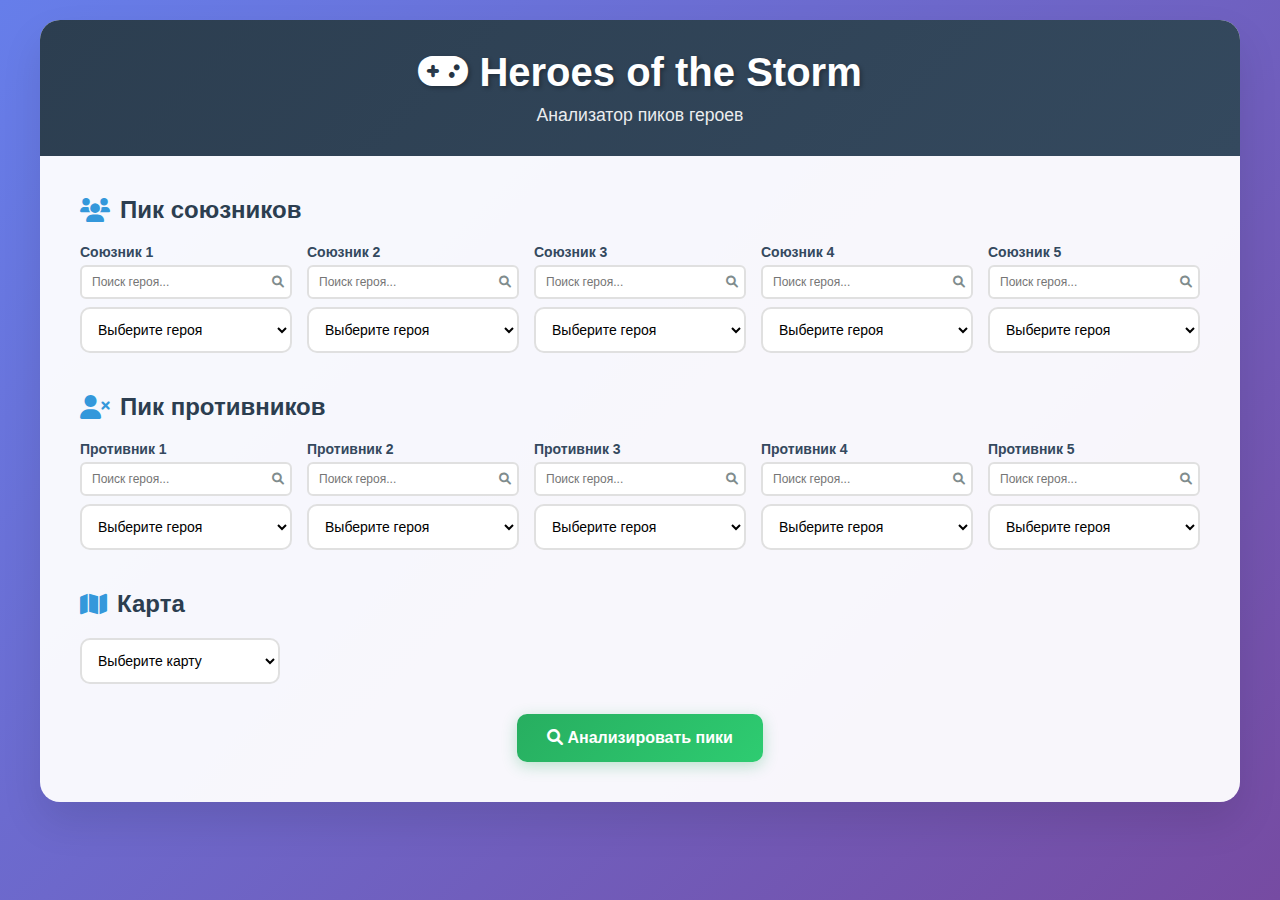
<file: index.html>
<!DOCTYPE html>
<html lang="ru">
<head>
    <meta charset="UTF-8">
    <meta name="viewport" content="width=device-width, initial-scale=1.0">
    <title>Heroes of the Storm - Анализ пиков</title>
    <link href="https://cdnjs.cloudflare.com/ajax/libs/font-awesome/6.0.0/css/all.min.css" rel="stylesheet">
    <style>
        * {
            margin: 0;
            padding: 0;
            box-sizing: border-box;
        }

        body {
            font-family: 'Segoe UI', Tahoma, Geneva, Verdana, sans-serif;
            background: linear-gradient(135deg, #667eea 0%, #764ba2 100%);
            min-height: 100vh;
            padding: 20px;
        }

        .container {
            max-width: 1200px;
            margin: 0 auto;
            background: rgba(255, 255, 255, 0.95);
            border-radius: 20px;
            box-shadow: 0 20px 40px rgba(0, 0, 0, 0.1);
            overflow: hidden;
        }

        .header {
            background: linear-gradient(135deg, #2c3e50 0%, #34495e 100%);
            color: white;
            padding: 30px;
            text-align: center;
        }

        .header h1 {
            font-size: 2.5em;
            margin-bottom: 10px;
            text-shadow: 2px 2px 4px rgba(0, 0, 0, 0.3);
        }

        .header p {
            font-size: 1.1em;
            opacity: 0.9;
        }

        .main-content {
            padding: 40px;
        }

        .pick-section {
            margin-bottom: 40px;
        }

        .section-title {
            font-size: 1.5em;
            font-weight: bold;
            margin-bottom: 20px;
            color: #2c3e50;
            display: flex;
            align-items: center;
            gap: 10px;
        }

        .section-title i {
            color: #3498db;
        }

        .picks-grid {
            display: grid;
            grid-template-columns: repeat(5, 1fr);
            gap: 15px;
            margin-bottom: 20px;
        }

        .pick-field {
            position: relative;
        }

        .pick-field {
            position: relative;
        }

        .pick-field select {
            width: 100%;
            padding: 12px;
            border: 2px solid #e0e0e0;
            border-radius: 10px;
            font-size: 14px;
            background: white;
            cursor: pointer;
            transition: all 0.3s ease;
        }

        .search-container {
            position: relative;
            margin-bottom: 8px;
        }

        .search-input {
            width: 100%;
            padding: 8px 30px 8px 10px;
            border: 2px solid #e0e0e0;
            border-radius: 6px;
            font-size: 12px;
            background: white;
            transition: all 0.3s ease;
        }

        .search-input:focus {
            outline: none;
            border-color: #3498db;
            box-shadow: 0 0 0 2px rgba(52, 152, 219, 0.1);
        }

        .search-icon {
            position: absolute;
            right: 8px;
            top: 50%;
            transform: translateY(-50%);
            color: #7f8c8d;
            font-size: 12px;
        }

        .pick-field select option {
            padding: 4px;
        }

        .pick-field select option[style*="display: none"] {
            display: none !important;
        }

        .hero-categories {
            display: grid;
            grid-template-columns: repeat(auto-fit, minmax(250px, 1fr));
            gap: 20px;
            margin-top: 30px;
        }

        .category-section {
            background: linear-gradient(135deg, #f8f9fa 0%, #e9ecef 100%);
            border-radius: 15px;
            padding: 20px;
            box-shadow: 0 4px 15px rgba(0, 0, 0, 0.1);
        }

        .category-title {
            font-size: 1.2em;
            font-weight: bold;
            color: #2c3e50;
            margin-bottom: 15px;
            display: flex;
            align-items: center;
            gap: 8px;
        }

        .category-title i {
            color: #3498db;
        }



        .pick-field select:focus {
            outline: none;
            border-color: #3498db;
            box-shadow: 0 0 0 3px rgba(52, 152, 219, 0.1);
        }

        .pick-field label {
            display: block;
            margin-bottom: 5px;
            font-weight: 600;
            color: #34495e;
            font-size: 14px;
        }

        .map-section {
            margin-bottom: 30px;
        }

        .map-selector {
            display: flex;
            gap: 15px;
            align-items: center;
            flex-wrap: wrap;
        }

        .map-selector select {
            padding: 12px;
            border: 2px solid #e0e0e0;
            border-radius: 10px;
            font-size: 14px;
            background: white;
            min-width: 200px;
        }

        .analyze-btn {
            background: linear-gradient(135deg, #27ae60 0%, #2ecc71 100%);
            color: white;
            border: none;
            padding: 15px 30px;
            border-radius: 10px;
            font-size: 16px;
            font-weight: bold;
            cursor: pointer;
            transition: all 0.3s ease;
            box-shadow: 0 4px 15px rgba(39, 174, 96, 0.3);
        }

        .analyze-btn:hover {
            transform: translateY(-2px);
            box-shadow: 0 6px 20px rgba(39, 174, 96, 0.4);
        }

        .analyze-btn:active {
            transform: translateY(0);
        }

        .results-section {
            margin-top: 40px;
            display: none;
        }

        .results-section.show {
            display: block;
            animation: fadeIn 0.5s ease;
        }

        @keyframes fadeIn {
            from { opacity: 0; transform: translateY(20px); }
            to { opacity: 1; transform: translateY(0); }
        }

        .results-title {
            font-size: 1.8em;
            font-weight: bold;
            margin-bottom: 20px;
            color: #2c3e50;
            text-align: center;
        }

        .hero-card {
            background: linear-gradient(135deg, #f8f9fa 0%, #e9ecef 100%);
            border-radius: 15px;
            padding: 20px;
            margin-bottom: 15px;
            box-shadow: 0 4px 15px rgba(0, 0, 0, 0.1);
            transition: all 0.3s ease;
        }

        .hero-card:hover {
            transform: translateY(-2px);
            box-shadow: 0 6px 20px rgba(0, 0, 0, 0.15);
        }

        .hero-name {
            font-size: 1.3em;
            font-weight: bold;
            color: #2c3e50;
            margin-bottom: 10px;
        }

        .hero-score {
            font-size: 1.1em;
            color: #27ae60;
            font-weight: bold;
        }

        .hero-reasons {
            margin-top: 10px;
            font-size: 14px;
            color: #7f8c8d;
        }

        .loading {
            text-align: center;
            padding: 40px;
            color: #7f8c8d;
        }

        .loading i {
            font-size: 2em;
            animation: spin 1s linear infinite;
        }

        @keyframes spin {
            0% { transform: rotate(0deg); }
            100% { transform: rotate(360deg); }
        }

        .error {
            background: #e74c3c;
            color: white;
            padding: 15px;
            border-radius: 10px;
            margin: 20px 0;
            text-align: center;
        }

        @media (max-width: 768px) {
            .picks-grid {
                grid-template-columns: repeat(2, 1fr);
            }
            
            .main-content {
                padding: 20px;
            }
            
            .header h1 {
                font-size: 2em;
            }
        }
    </style>
</head>
<body>
    <div class="container">
        <div class="header">
            <h1><i class="fas fa-gamepad"></i> Heroes of the Storm</h1>
            <p>Анализатор пиков героев</p>
        </div>

        <div class="main-content">
            <div class="pick-section">
                <div class="section-title">
                    <i class="fas fa-users"></i>
                    Пик союзников
                </div>
                <div class="picks-grid">
                    <div class="pick-field">
                        <label>Союзник 1</label>
                        <div class="search-container">
                            <input type="text" class="search-input" placeholder="Поиск героя..." data-target="ally1">
                            <i class="fas fa-search search-icon"></i>
                        </div>
                        <select id="ally1">
                            <option value="">Выберите героя</option>
                        </select>
                    </div>
                    <div class="pick-field">
                        <label>Союзник 2</label>
                        <div class="search-container">
                            <input type="text" class="search-input" placeholder="Поиск героя..." data-target="ally2">
                            <i class="fas fa-search search-icon"></i>
                        </div>
                        <select id="ally2">
                            <option value="">Выберите героя</option>
                        </select>
                    </div>
                    <div class="pick-field">
                        <label>Союзник 3</label>
                        <div class="search-container">
                            <input type="text" class="search-input" placeholder="Поиск героя..." data-target="ally3">
                            <i class="fas fa-search search-icon"></i>
                        </div>
                        <select id="ally3">
                            <option value="">Выберите героя</option>
                        </select>
                    </div>
                    <div class="pick-field">
                        <label>Союзник 4</label>
                        <div class="search-container">
                            <input type="text" class="search-input" placeholder="Поиск героя..." data-target="ally4">
                            <i class="fas fa-search search-icon"></i>
                        </div>
                        <select id="ally4">
                            <option value="">Выберите героя</option>
                        </select>
                    </div>
                    <div class="pick-field">
                        <label>Союзник 5</label>
                        <div class="search-container">
                            <input type="text" class="search-input" placeholder="Поиск героя..." data-target="ally5">
                            <i class="fas fa-search search-icon"></i>
                        </div>
                        <select id="ally5">
                            <option value="">Выберите героя</option>
                        </select>
                    </div>
                </div>
            </div>

            <div class="pick-section">
                <div class="section-title">
                    <i class="fas fa-user-times"></i>
                    Пик противников
                </div>
                <div class="picks-grid">
                    <div class="pick-field">
                        <label>Противник 1</label>
                        <div class="search-container">
                            <input type="text" class="search-input" placeholder="Поиск героя..." data-target="enemy1">
                            <i class="fas fa-search search-icon"></i>
                        </div>
                        <select id="enemy1">
                            <option value="">Выберите героя</option>
                        </select>
                    </div>
                    <div class="pick-field">
                        <label>Противник 2</label>
                        <div class="search-container">
                            <input type="text" class="search-input" placeholder="Поиск героя..." data-target="enemy2">
                            <i class="fas fa-search search-icon"></i>
                        </div>
                        <select id="enemy2">
                            <option value="">Выберите героя</option>
                        </select>
                    </div>
                    <div class="pick-field">
                        <label>Противник 3</label>
                        <div class="search-container">
                            <input type="text" class="search-input" placeholder="Поиск героя..." data-target="enemy3">
                            <i class="fas fa-search search-icon"></i>
                        </div>
                        <select id="enemy3">
                            <option value="">Выберите героя</option>
                        </select>
                    </div>
                    <div class="pick-field">
                        <label>Противник 4</label>
                        <div class="search-container">
                            <input type="text" class="search-input" placeholder="Поиск героя..." data-target="enemy4">
                            <i class="fas fa-search search-icon"></i>
                        </div>
                        <select id="enemy4">
                            <option value="">Выберите героя</option>
                        </select>
                    </div>
                    <div class="pick-field">
                        <label>Противник 5</label>
                        <div class="search-container">
                            <input type="text" class="search-input" placeholder="Поиск героя..." data-target="enemy5">
                            <i class="fas fa-search search-icon"></i>
                        </div>
                        <select id="enemy5">
                            <option value="">Выберите героя</option>
                        </select>
                    </div>
                </div>
            </div>

            <div class="map-section">
                <div class="section-title">
                    <i class="fas fa-map"></i>
                    Карта
                </div>
                <div class="map-selector">
                    <select id="mapSelect">
                        <option value="">Выберите карту</option>
                    </select>
                </div>
            </div>

            <div style="text-align: center; margin-top: 30px;">
                <button class="analyze-btn" onclick="analyzePicks()">
                    <i class="fas fa-search"></i> Анализировать пики
                </button>
            </div>

            <div id="results" class="results-section">
                <div class="results-title">
                    <i class="fas fa-trophy"></i>
                    Рекомендуемые герои по категориям
                </div>
                
                <!-- Категории героев -->
                <div class="hero-categories">
                    <div class="category-section">
                        <div class="category-title">
                            <i class="fas fa-shield-alt"></i>
                            Танки
                        </div>
                        <div id="tanksList"></div>
                    </div>
                    
                    <div class="category-section">
                        <div class="category-title">
                            <i class="fas fa-heart"></i>
                            Хилеры
                        </div>
                        <div id="healersList"></div>
                    </div>
                    
                    <div class="category-section">
                        <div class="category-title">
                            <i class="fas fa-sword"></i>
                            ДД
                        </div>
                        <div id="damageList"></div>
                    </div>
                    
                    <div class="category-section">
                        <div class="category-title">
                            <i class="fas fa-magic"></i>
                            Специалисты
                        </div>
                        <div id="specialistsList"></div>
                    </div>
                </div>
            </div>
        </div>
    </div>

    <script src="database.js"></script>
    <script src="script.js"></script>
</body>
</html>
</file>
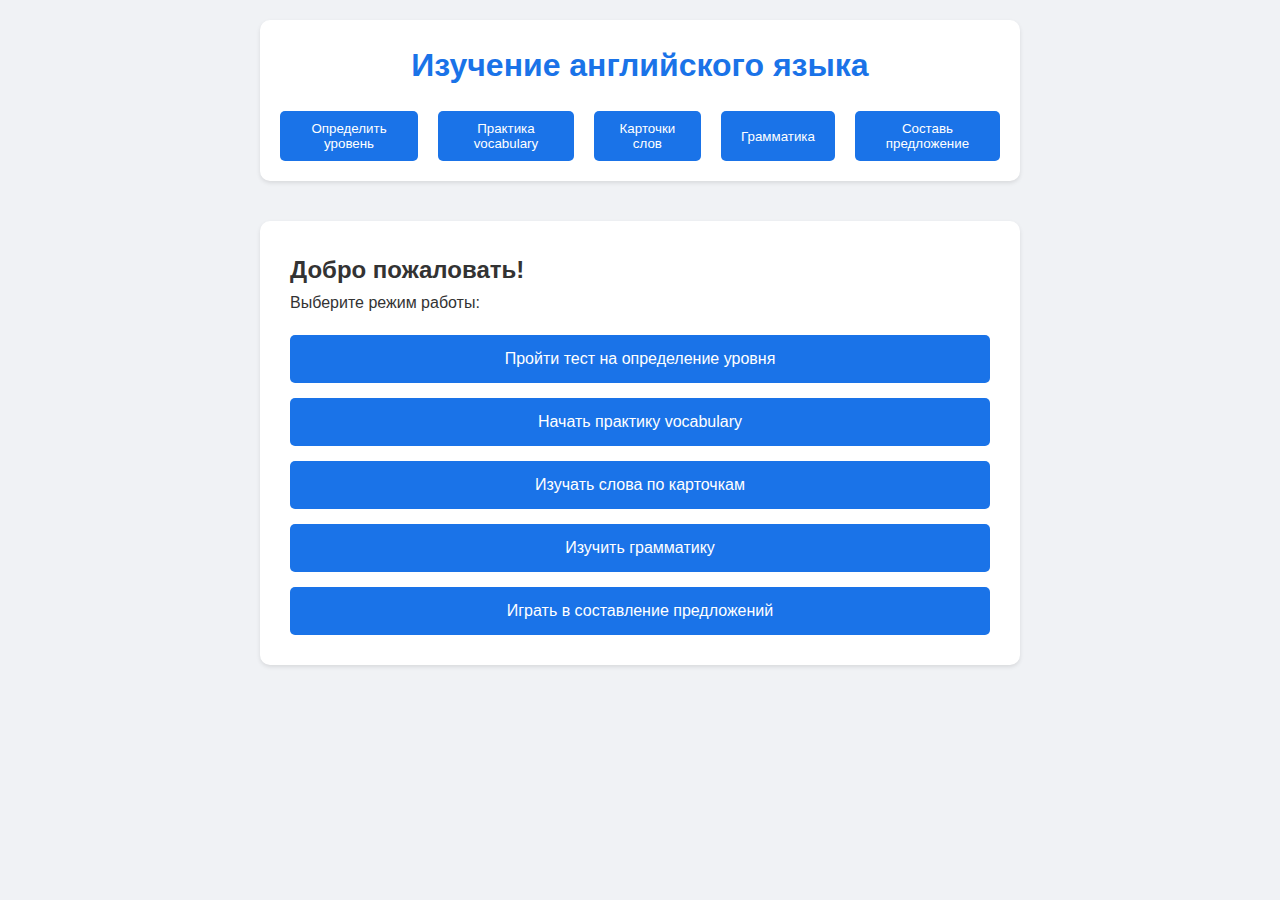
<file: proj/index.html>
<!DOCTYPE html>
<html lang="ru">
<head>
    <meta charset="UTF-8">
    <meta name="viewport" content="width=device-width, initial-scale=1.0">
    <title>English Learning Platform</title>
    <link rel="stylesheet" href="styles.css">
</head>
<body>
    <div class="container">
        <header>
            <h1>Изучение английского языка</h1>
            <nav>
                <button id="levelTestBtn" class="nav-btn">Определить уровень</button>
                <button id="practiceBtn" class="nav-btn">Практика vocabulary</button>
                <button id="flashcardsBtn" class="nav-btn">Карточки слов</button>
                <button id="grammarBtn" class="nav-btn">Грамматика</button>
                <button id="sentenceGameBtn" class="nav-btn">Составь предложение</button>
            </nav>
        </header>

        <main>
            <div id="welcome" class="section active">
                <h2>Добро пожаловать!</h2>
                <p>Выберите режим работы:</p>
                <div class="buttons">
                    <button onclick="startLevelTest()" class="main-btn">Пройти тест на определение уровня</button>
                    <button onclick="startPractice()" class="main-btn">Начать практику vocabulary</button>
                    <button onclick="startFlashcards()" class="main-btn">Изучать слова по карточкам</button>
                    <button onclick="showGrammar()" class="main-btn">Изучить грамматику</button>
                    <button onclick="startSentenceGame()" class="main-btn">Играть в составление предложений</button>
                </div>
            </div>

            <div id="quiz" class="section hidden">
                <div id="progress">Вопрос <span id="currentQuestion">1</span> из <span id="totalQuestions">25</span></div>
                <div id="question"></div>
                <div id="options" class="options"></div>
                <div id="result" class="hidden"></div>
                <button id="nextBtn" class="hidden">Следующий вопрос</button>
            </div>

            <div id="finalResult" class="section hidden">
                <h2>Результаты</h2>
                <div id="resultContent"></div>
                <button onclick="returnToMain()" class="main-btn">Вернуться на главную</button>
            </div>

            <div id="flashcards" class="section hidden">
                <div class="flashcard">
                    <div class="flashcard-inner">
                        <div class="flashcard-front">
                            <h3>Слово</h3>
                            <p id="wordFront"></p>
                        </div>
                        <div class="flashcard-back">
                            <h3>Перевод</h3>
                            <p id="wordBack"></p>
                        </div>
                    </div>
                </div>
                <div class="flashcard-controls">
                    <button id="prevCard" class="control-btn">←</button>
                    <button id="flipCard" class="control-btn">Перевернуть</button>
                    <button id="nextCard" class="control-btn">→</button>
                </div>
                <button onclick="returnToMain()" class="main-btn">Вернуться на главную</button>
            </div>

            <div id="grammar" class="section hidden">
                <h2>Основы грамматики</h2>
                <div class="grammar-topics">
                    <div class="grammar-topic" onclick="showGrammarTopic('present-simple')">
                        <h3>Present Simple</h3>
                        <p>Настоящее простое время</p>
                    </div>
                    <div class="grammar-topic" onclick="showGrammarTopic('past-simple')">
                        <h3>Past Simple</h3>
                        <p>Прошедшее простое время</p>
                    </div>
                    <div class="grammar-topic" onclick="showGrammarTopic('future-simple')">
                        <h3>Future Simple</h3>
                        <p>Будущее простое время</p>
                    </div>
                </div>
                <div id="grammarContent" class="grammar-content hidden"></div>
                <button onclick="returnToMain()" class="main-btn">Вернуться на главную</button>
            </div>

            <div id="sentenceGame" class="section hidden">
                <h2>Составьте предложение</h2>
                <div id="targetSentence" class="target-sentence"></div>
                <div id="wordBank" class="word-bank"></div>
                <div id="constructedSentence" class="constructed-sentence"></div>
                <button id="checkSentence" class="main-btn">Проверить</button>
                <button onclick="returnToMain()" class="main-btn">Вернуться на главную</button>
            </div>
        </main>
    </div>
    <script src="questions.js"></script>
    <script src="flashcards.js"></script>
    <script src="grammar.js"></script>
    <script src="sentence-game.js"></script>
    <script src="script.js"></script>
</body>
</html>
</file>
<file: proj/styles.css>
* {
    margin: 0;
    padding: 0;
    box-sizing: border-box;
}

body {
    font-family: 'Segoe UI', Tahoma, Geneva, Verdana, sans-serif;
    line-height: 1.6;
    background-color: #f0f2f5;
    color: #333;
}

.container {
    max-width: 800px;
    margin: 0 auto;
    padding: 20px;
}

header {
    text-align: center;
    margin-bottom: 40px;
    padding: 20px;
    background-color: #ffffff;
    border-radius: 10px;
    box-shadow: 0 2px 4px rgba(0,0,0,0.1);
}

h1 {
    color: #1a73e8;
    margin-bottom: 20px;
}

nav {
    display: flex;
    justify-content: center;
    gap: 20px;
}

.nav-btn {
    padding: 10px 20px;
    border: none;
    border-radius: 5px;
    background-color: #1a73e8;
    color: white;
    cursor: pointer;
    transition: background-color 0.3s;
}

.nav-btn:hover {
    background-color: #1557b0;
}

.section {
    background-color: #ffffff;
    padding: 30px;
    border-radius: 10px;
    box-shadow: 0 2px 4px rgba(0,0,0,0.1);
}

.hidden {
    display: none;
}

.active {
    display: block;
}

.buttons {
    display: flex;
    flex-direction: column;
    gap: 15px;
    margin-top: 20px;
}

.main-btn {
    padding: 15px 30px;
    border: none;
    border-radius: 5px;
    background-color: #1a73e8;
    color: white;
    cursor: pointer;
    font-size: 16px;
    transition: background-color 0.3s;
}

.main-btn:hover {
    background-color: #1557b0;
}

#progress {
    margin-bottom: 20px;
    color: #666;
}

#question {
    font-size: 20px;
    margin-bottom: 20px;
    color: #333;
}

.options {
    display: grid;
    gap: 15px;
}

.option {
    padding: 15px;
    border: 2px solid #e0e0e0;
    border-radius: 5px;
    cursor: pointer;
    transition: all 0.3s;
}

.option:hover {
    background-color: #f8f9fa;
    border-color: #1a73e8;
}

.option.correct {
    background-color: #d4edda;
    border-color: #28a745;
}

.option.wrong {
    background-color: #f8d7da;
    border-color: #dc3545;
}

#result {
    margin: 20px 0;
    padding: 15px;
    border-radius: 5px;
    text-align: center;
}

#nextBtn {
    display: block;
    margin: 20px auto 0;
    padding: 10px 20px;
    border: none;
    border-radius: 5px;
    background-color: #1a73e8;
    color: white;
    cursor: pointer;
}

#nextBtn:hover {
    background-color: #1557b0;
}

#finalResult {
    text-align: center;
}

#resultContent {
    margin: 20px 0;
    font-size: 18px;
}

/* Стили для карточек слов */
.flashcard {
    width: 300px;
    height: 200px;
    margin: 20px auto;
    perspective: 1000px;
}

.flashcard-inner {
    position: relative;
    width: 100%;
    height: 100%;
    text-align: center;
    transition: transform 0.8s;
    transform-style: preserve-3d;
    cursor: pointer;
}

.flashcard.flipped .flashcard-inner {
    transform: rotateY(180deg);
}

.flashcard-front, .flashcard-back {
    position: absolute;
    width: 100%;
    height: 100%;
    backface-visibility: hidden;
    display: flex;
    flex-direction: column;
    justify-content: center;
    align-items: center;
    background-color: white;
    border-radius: 10px;
    box-shadow: 0 4px 8px rgba(0,0,0,0.1);
    padding: 20px;
}

.flashcard-back {
    transform: rotateY(180deg);
    background-color: #f8f9fa;
}

.flashcard-controls {
    display: flex;
    justify-content: center;
    gap: 20px;
    margin: 20px 0;
}

.control-btn {
    padding: 10px 20px;
    border: none;
    border-radius: 5px;
    background-color: #1a73e8;
    color: white;
    cursor: pointer;
    font-size: 18px;
}

/* Стили для грамматического раздела */
.grammar-topics {
    display: grid;
    grid-template-columns: repeat(auto-fit, minmax(250px, 1fr));
    gap: 20px;
    margin: 20px 0;
}

.grammar-topic {
    background-color: white;
    padding: 20px;
    border-radius: 10px;
    box-shadow: 0 2px 4px rgba(0,0,0,0.1);
    cursor: pointer;
    transition: transform 0.3s;
}

.grammar-topic:hover {
    transform: translateY(-5px);
}

.grammar-content {
    margin-top: 20px;
    padding: 20px;
    background-color: white;
    border-radius: 10px;
    box-shadow: 0 2px 4px rgba(0,0,0,0.1);
}

/* Стили для игры составления предложений */
.target-sentence {
    font-size: 18px;
    margin: 20px 0;
    padding: 15px;
    background-color: #f8f9fa;
    border-radius: 5px;
}

.word-bank {
    display: flex;
    flex-wrap: wrap;
    gap: 10px;
    margin: 20px 0;
}

.word-item {
    padding: 8px 15px;
    background-color: #e9ecef;
    border-radius: 5px;
    cursor: pointer;
    user-select: none;
}

.word-item.selected {
    background-color: #1a73e8;
    color: white;
}

.constructed-sentence {
    min-height: 50px;
    margin: 20px 0;
    padding: 15px;
    background-color: #f8f9fa;
    border-radius: 5px;
    border: 2px dashed #dee2e6;
}
</file>
